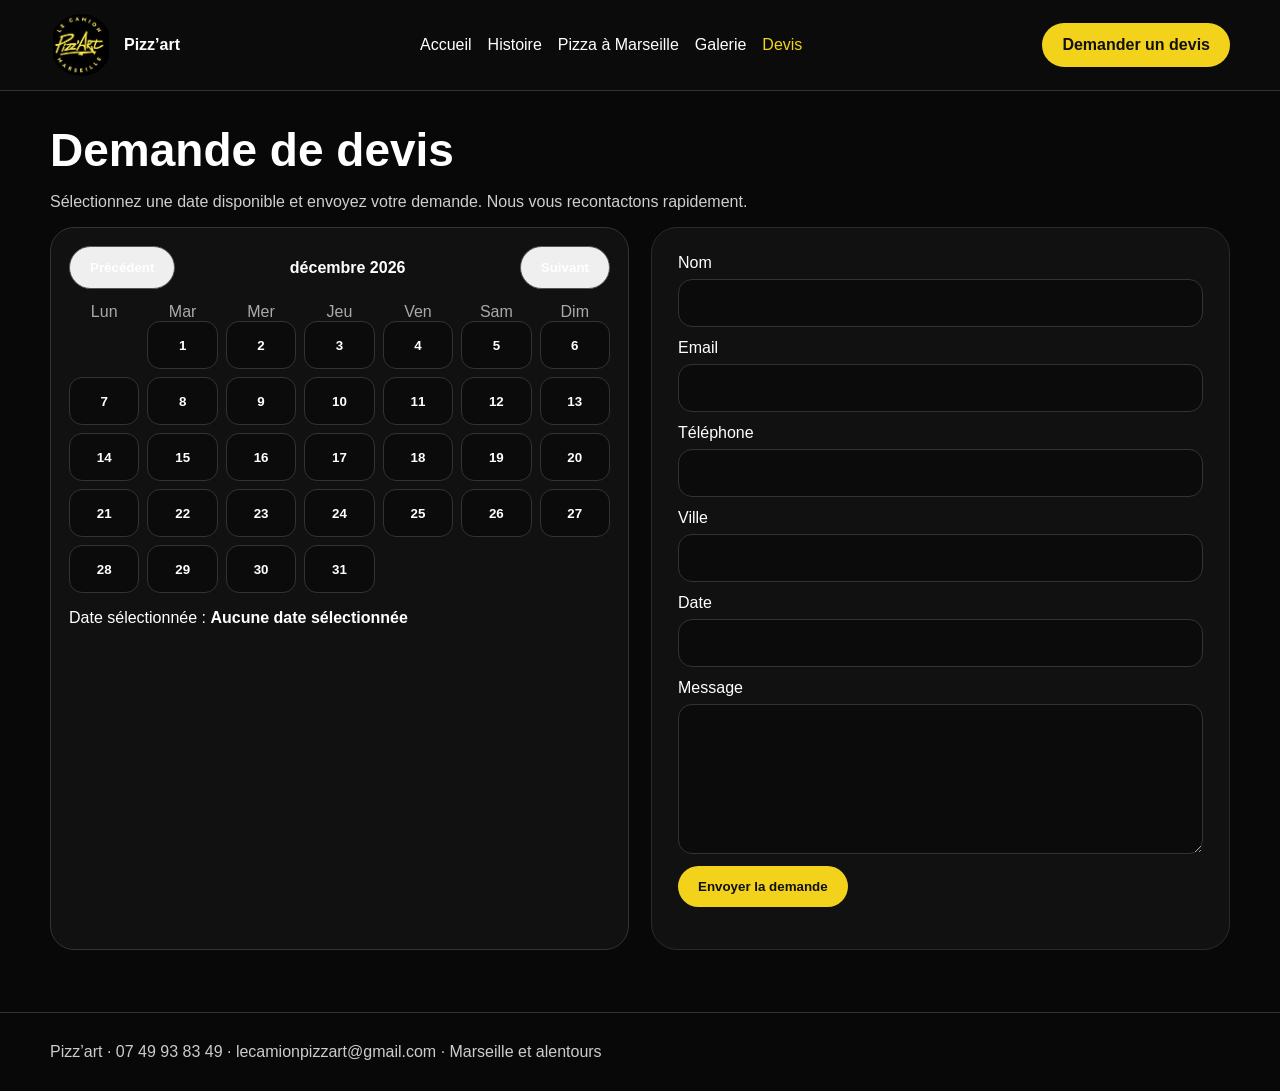
<file: devis.html>
<!doctype html><html lang="fr"><head><meta charset="UTF-8"><meta name="viewport" content="width=device-width,initial-scale=1"><title>Pizz’art</title><link rel="stylesheet" href="style.css"></head><body><header class="header"><div class="container nav"><a class="brand" href="index.html"><img src="assets/logo.png"><span>Pizz’art</span></a><nav class="menu"><a href="index.html" class="">Accueil</a><a href="histoire.html" class="">Histoire</a><a href="pizza-marseille.html" class="">Pizza à Marseille</a><a href="galerie.html" class="">Galerie</a><a href="devis.html" class="active">Devis</a></nav><a class="btn" href="devis.html">Demander un devis</a></div></header>
<main class="section"><div class="container"><h2>Demande de devis</h2><p class="muted">Sélectionnez une date disponible et envoyez votre demande. Nous vous recontactons rapidement.</p><div class="grid2"><div class="calendar" id="calendar"><div class="cal-head"><button class="btn2" id="prev" type="button">Précédent</button><b class="title"></b><button class="btn2" id="next" type="button">Suivant</button></div><div class="week"><div>Lun</div><div>Mar</div><div>Mer</div><div>Jeu</div><div>Ven</div><div>Sam</div><div>Dim</div></div><div class="days"></div><p>Date sélectionnée : <b id="selected">Aucune date sélectionnée</b></p></div><div class="card pad"><form id="booking"><div class="field"><label>Nom</label><input name="nom" required></div><div class="field"><label>Email</label><input name="email" type="email" required></div><div class="field"><label>Téléphone</label><input name="telephone"></div><div class="field"><label>Ville</label><input name="ville"></div><div class="field"><label>Date</label><input id="date" name="date" readonly></div><div class="field"><label>Message</label><textarea name="message"></textarea></div><button class="btn" type="submit">Envoyer la demande</button></form><p id="status" class="yellow"></p></div></div></div></main>
<footer class="footer"><div class="container">Pizz’art · 07 49 93 83 49 · lecamionpizzart@gmail.com · Marseille et alentours</div></footer><script src="script.js"></script></body></html>
</file>
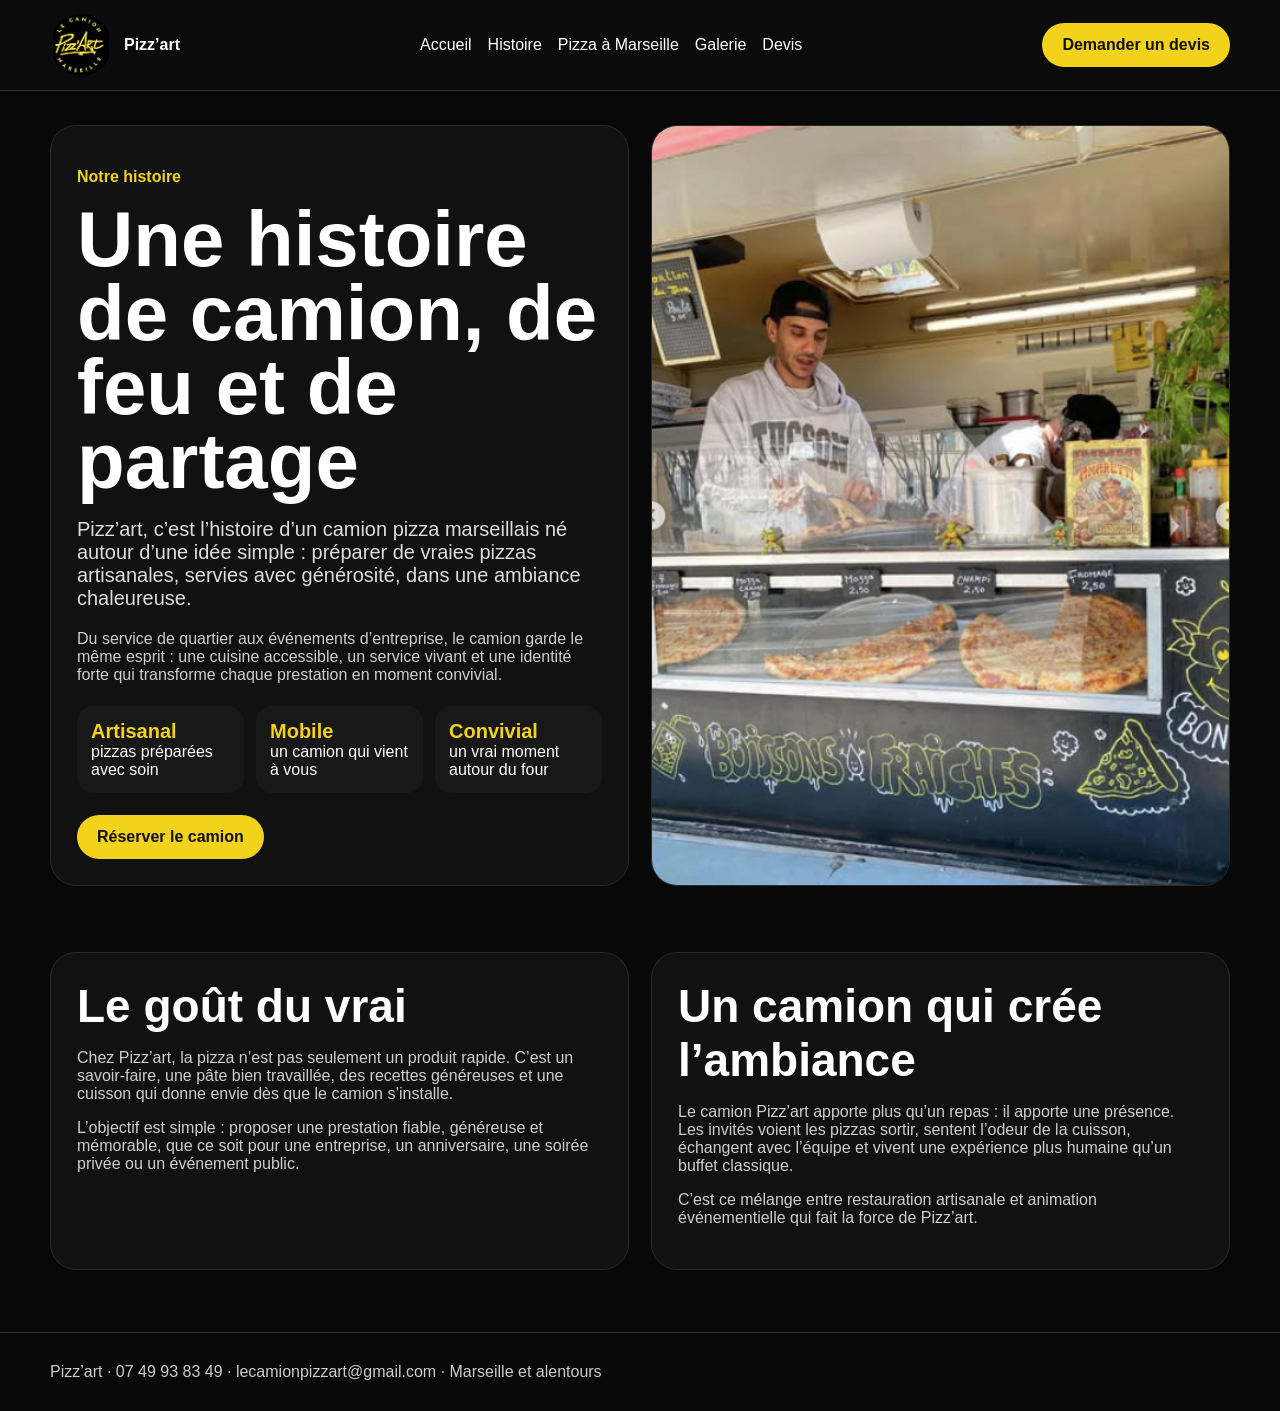
<file: histoire.html>
<!doctype html><html lang="fr"><head><meta charset="UTF-8"><meta name="viewport" content="width=device-width,initial-scale=1"><title>Pizz’art</title><link rel="stylesheet" href="style.css"></head><body><header class="header"><div class="container nav"><a class="brand" href="index.html"><img src="assets/logo.png" alt="Logo Pizz’art"><span>Pizz’art</span></a><nav class="menu"><a href="index.html">Accueil</a><a href="histoire.html">Histoire</a><a href="pizza-marseille.html">Pizza à Marseille</a><a href="galerie.html">Galerie</a><a href="devis.html">Devis</a></nav><a class="btn" href="devis.html">Demander un devis</a></div></header>
<main>
<section class="hero"><div class="container hero-grid"><div class="card pad">
<p class="yellow"><b>Notre histoire</b></p><h1>Une histoire de camion, de feu et de partage</h1>
<p class="lead">Pizz’art, c’est l’histoire d’un camion pizza marseillais né autour d’une idée simple : préparer de vraies pizzas artisanales, servies avec générosité, dans une ambiance chaleureuse.</p>
<p class="muted">Du service de quartier aux événements d’entreprise, le camion garde le même esprit : une cuisine accessible, un service vivant et une identité forte qui transforme chaque prestation en moment convivial.</p>
<div class="stats"><div class="stat"><strong>Artisanal</strong>pizzas préparées avec soin</div><div class="stat"><strong>Mobile</strong>un camion qui vient à vous</div><div class="stat"><strong>Convivial</strong>un vrai moment autour du four</div></div>
<a class="btn" href="devis.html">Réserver le camion</a></div><div class="card"><img class="hero-img" src="assets/about.png" alt="L’histoire de Pizz’art"></div></div></section>
<section class="section"><div class="container grid2"><div class="card pad"><h2>Le goût du vrai</h2><p class="muted">Chez Pizz’art, la pizza n’est pas seulement un produit rapide. C’est un savoir-faire, une pâte bien travaillée, des recettes généreuses et une cuisson qui donne envie dès que le camion s’installe.</p><p class="muted">L’objectif est simple : proposer une prestation fiable, généreuse et mémorable, que ce soit pour une entreprise, un anniversaire, une soirée privée ou un événement public.</p></div><div class="card pad"><h2>Un camion qui crée l’ambiance</h2><p class="muted">Le camion Pizz’art apporte plus qu’un repas : il apporte une présence. Les invités voient les pizzas sortir, sentent l’odeur de la cuisson, échangent avec l’équipe et vivent une expérience plus humaine qu’un buffet classique.</p><p class="muted">C’est ce mélange entre restauration artisanale et animation événementielle qui fait la force de Pizz’art.</p></div></div></section>
</main><footer class="footer"><div class="container">Pizz’art · 07 49 93 83 49 · lecamionpizzart@gmail.com · Marseille et alentours</div></footer><script src="script.js"></script></body></html>
</file>
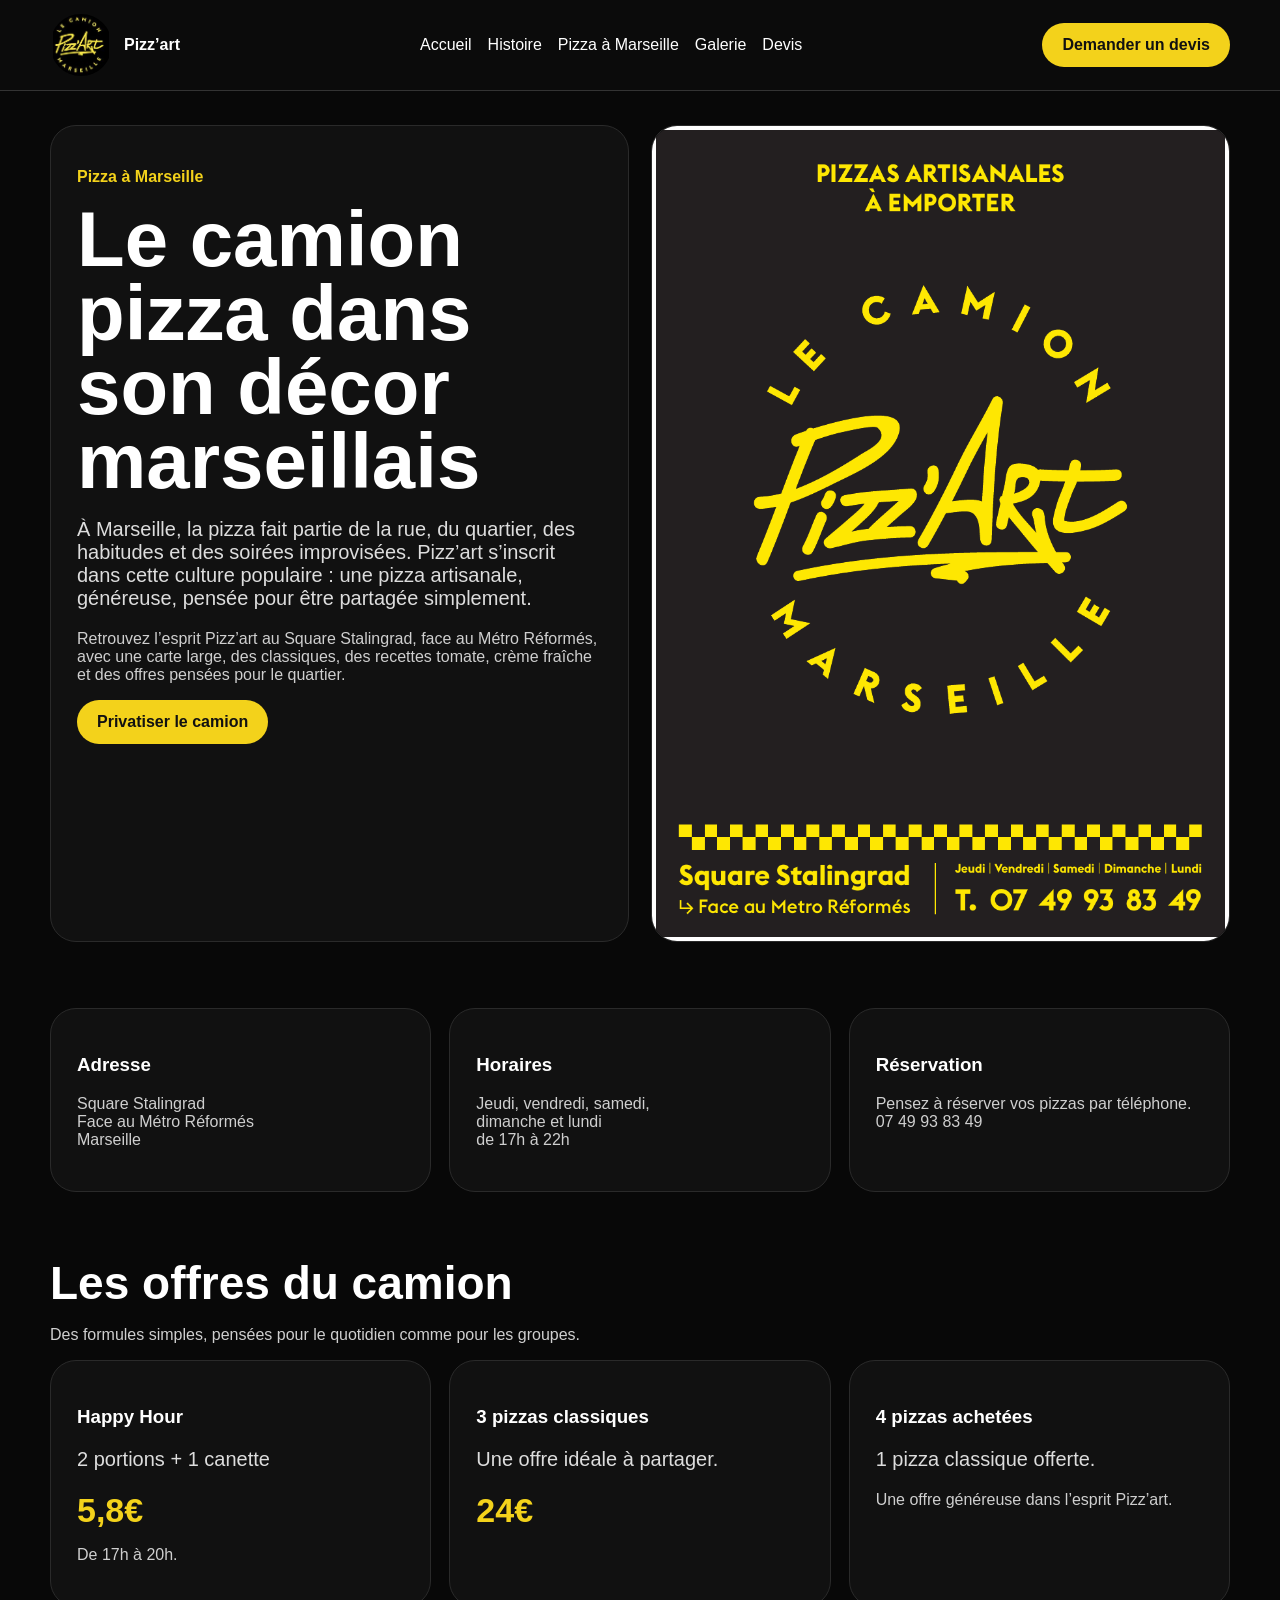
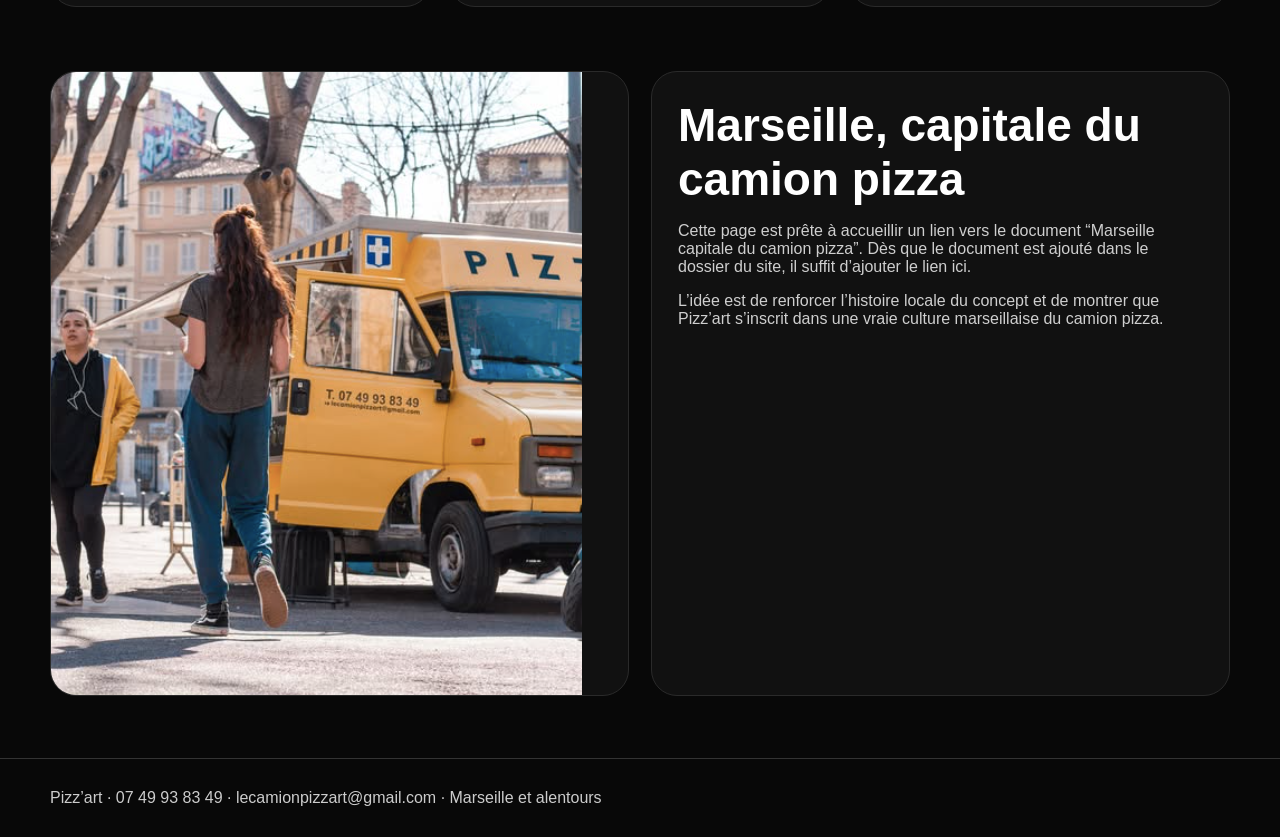
<file: pizza-marseille.html>
<!doctype html><html lang="fr"><head><meta charset="UTF-8"><meta name="viewport" content="width=device-width,initial-scale=1"><title>Pizz’art</title><link rel="stylesheet" href="style.css"></head><body><header class="header"><div class="container nav"><a class="brand" href="index.html"><img src="assets/logo.png" alt="Logo Pizz’art"><span>Pizz’art</span></a><nav class="menu"><a href="index.html">Accueil</a><a href="histoire.html">Histoire</a><a href="pizza-marseille.html">Pizza à Marseille</a><a href="galerie.html">Galerie</a><a href="devis.html">Devis</a></nav><a class="btn" href="devis.html">Demander un devis</a></div></header>
<main>
<section class="hero"><div class="container hero-grid"><div class="card pad">
<p class="yellow"><b>Pizza à Marseille</b></p><h1>Le camion pizza dans son décor marseillais</h1>
<p class="lead">À Marseille, la pizza fait partie de la rue, du quartier, des habitudes et des soirées improvisées. Pizz’art s’inscrit dans cette culture populaire : une pizza artisanale, généreuse, pensée pour être partagée simplement.</p>
<p class="muted">Retrouvez l’esprit Pizz’art au Square Stalingrad, face au Métro Réformés, avec une carte large, des classiques, des recettes tomate, crème fraîche et des offres pensées pour le quartier.</p>
<a class="btn" href="devis.html">Privatiser le camion</a></div><div class="card"><img class="hero-img" src="assets/flyer.png" alt="Carte Pizz’art Marseille"></div></div></section>
<section class="section"><div class="container grid3"><div class="card pad"><h3>Adresse</h3><p class="muted">Square Stalingrad<br>Face au Métro Réformés<br>Marseille</p></div><div class="card pad"><h3>Horaires</h3><p class="muted">Jeudi, vendredi, samedi,<br>dimanche et lundi<br>de 17h à 22h</p></div><div class="card pad"><h3>Réservation</h3><p class="muted">Pensez à réserver vos pizzas par téléphone.<br>07 49 93 83 49</p></div></div></section>
<section class="section"><div class="container"><h2>Les offres du camion</h2><p class="muted">Des formules simples, pensées pour le quotidien comme pour les groupes.</p><div class="grid3"><div class="card pad"><h3>Happy Hour</h3><p class="lead">2 portions + 1 canette</p><div class="price">5,8€</div><p class="muted">De 17h à 20h.</p></div><div class="card pad"><h3>3 pizzas classiques</h3><p class="lead">Une offre idéale à partager.</p><div class="price">24€</div></div><div class="card pad"><h3>4 pizzas achetées</h3><p class="lead">1 pizza classique offerte.</p><p class="muted">Une offre généreuse dans l’esprit Pizz’art.</p></div></div></div></section>
<section class="section"><div class="container grid2"><div class="card"><img src="assets/gallery1.png" alt="Visuel Pizz’art Marseille"></div><div class="card pad"><h2>Marseille, capitale du camion pizza</h2><p class="muted">Cette page est prête à accueillir un lien vers le document “Marseille capitale du camion pizza”. Dès que le document est ajouté dans le dossier du site, il suffit d’ajouter le lien ici.</p><p class="muted">L’idée est de renforcer l’histoire locale du concept et de montrer que Pizz’art s’inscrit dans une vraie culture marseillaise du camion pizza.</p></div></div></section>
</main><footer class="footer"><div class="container">Pizz’art · 07 49 93 83 49 · lecamionpizzart@gmail.com · Marseille et alentours</div></footer><script src="script.js"></script></body></html>
</file>
<file: style.css>
body{margin:0;background:#080808;color:#fff;font-family:Arial,sans-serif}a{color:inherit;text-decoration:none}img{max-width:100%;display:block}.container{max-width:1180px;margin:auto;padding:0 18px}.header{background:#0b0b0b;border-bottom:1px solid #333;position:sticky;top:0;z-index:10}.nav{display:flex;justify-content:space-between;align-items:center;padding:14px 0;gap:20px}.brand{display:flex;align-items:center;gap:12px;font-weight:900}.brand img{width:62px;height:62px;object-fit:contain;border-radius:50%}.menu{display:flex;gap:16px;flex-wrap:wrap}.menu a.active,.menu a:hover{color:#f3d21b}.btn{background:#f3d21b;color:#111;padding:13px 20px;border-radius:999px;font-weight:900;display:inline-block;border:0}.btn2{border:1px solid #555;color:#fff;padding:13px 20px;border-radius:999px;font-weight:900;display:inline-block}.hero{padding:34px 0}.hero-grid,.grid2{display:grid;grid-template-columns:1fr 1fr;gap:22px}.card{background:#111;border:1px solid #2a2a2a;border-radius:26px;overflow:hidden}.pad{padding:26px}.hero h1{font-size:clamp(42px,7vw,78px);line-height:.95;margin:15px 0}.lead{font-size:20px;color:#ddd}.yellow{color:#f3d21b}.stats{display:grid;grid-template-columns:repeat(3,1fr);gap:12px;margin:22px 0}.stat{background:#181818;border-radius:16px;padding:14px}.stat strong{color:#f3d21b;display:block;font-size:20px}.section{padding:32px 0}h2{font-size:clamp(30px,4vw,46px);margin:0 0 12px}.muted{color:#cfcfcf}.grid3{display:grid;grid-template-columns:repeat(3,1fr);gap:18px}.thumb{height:260px;overflow:hidden}.thumb img,.hero-img{width:100%;height:100%;object-fit:cover}.price{font-size:34px;color:#f3d21b;font-weight:900}.gallery{display:grid;grid-template-columns:2fr 1fr 1fr;gap:16px}.gallery img{width:100%;height:100%;object-fit:cover}.big{grid-row:span 2}.field{display:grid;gap:7px;margin-bottom:12px}input,textarea,select{background:#0b0b0b;border:1px solid #333;color:#fff;border-radius:14px;padding:14px;font-size:16px}textarea{min-height:120px}.calendar{background:#111;border:1px solid #333;border-radius:24px;padding:18px}.cal-head{display:flex;justify-content:space-between;align-items:center;margin-bottom:14px}.week,.days{display:grid;grid-template-columns:repeat(7,1fr);gap:8px}.week div{text-align:center;color:#aaa}.day{height:48px;border-radius:13px;background:#0b0b0b;border:1px solid #333;color:#fff;font-weight:900}.day.selected{background:#f3d21b;color:#111}.day.booked{background:#321616;color:#ffb6b6}.day.empty{visibility:hidden}.footer{border-top:1px solid #333;margin-top:30px;padding:30px 0;color:#ccc}@media(max-width:900px){.hero-grid,.grid2,.grid3,.gallery,.stats{grid-template-columns:1fr}.menu{display:none}}
</file>
